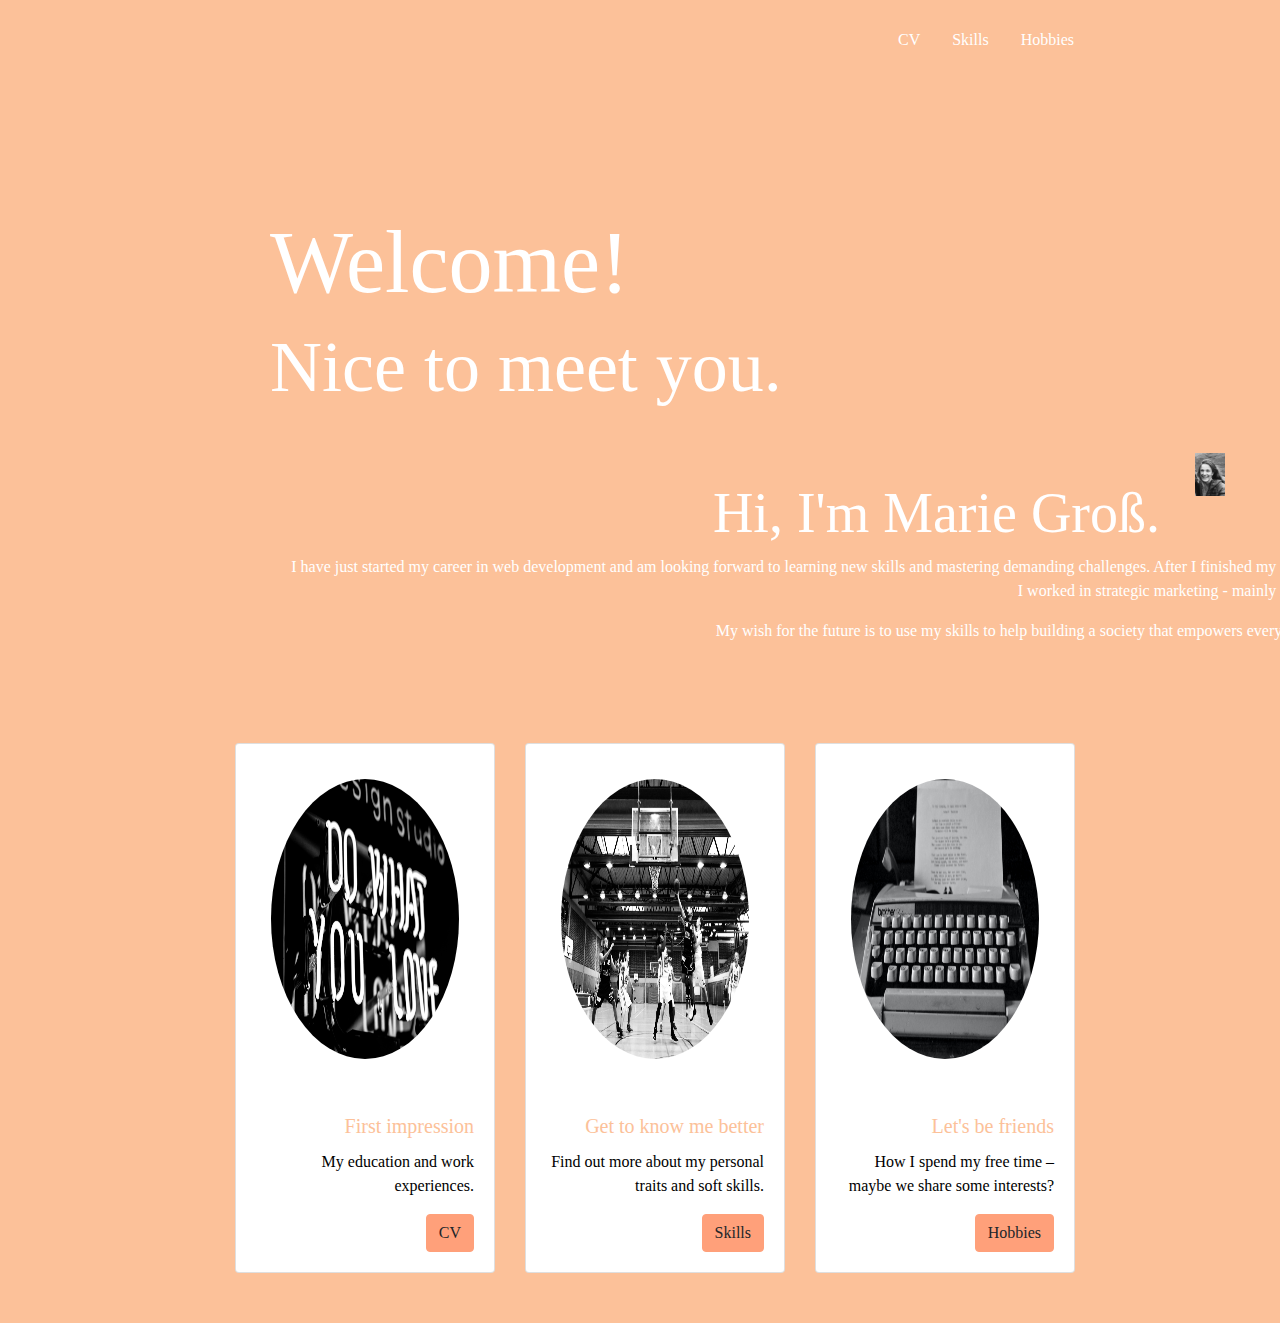
<file: index.html>
<!DOCTYPE html>
<html lang="en">
  <head>
    <!-- Required meta tags -->
    <meta charset="utf-8" />
    <meta
      name="viewport"
      content="width=device-width, initial-scale=1, shrink-to-fit=no"
    />

    <!-- Custom Bootstrap CSS -->
    <link rel="stylesheet" href="css/custom.css" />

    <title>Welcome!</title>
  </head>
  <body>
    <nav class="nav justify-content-end">
      <a class="nav-link" href="info.html#cv">CV</a>
      <a class="nav-link" href="info.html#skills">Skills</a>
      <a class="nav-link" href="info.html#hobbies" style="margin-right: 170px"
        >Hobbies</a
      >
    </nav>

    <header>
      <h1 class="display-2">Welcome!</h1>
      <h2 class="display-3" style="text-align: left">Nice to meet you.</h2>
      <img
        id="pic"
        src="portfolio.JPG"
        class="img-fluid rounded float-right"
        alt="Black-white photograph of Marie Groß."
      />
    </header>

    <main>
      <div class="container-md">
        <h3 class="display-4">Hi, I'm Marie Groß.</h3>
        <p>
          I have just started my career in web development and am looking
          forward to learning new skills and mastering demanding challenges.
          After I finished my sociology studies, I worked in strategic marketing
          - mainly in the B2B sector.
        </p>
        <p>
          My wish for the future is to use my skills to help building a society
          that empowers everyone of us equally.
        </p>
      </div>

      <div class="card-deck">
        <div class="card" style="width: 100px">
          <img
            src="imgCV.jpg"
            class="card-img-top"
            alt="neon sign spelling do what you love."
            style="border-radius: 50%"
          />
          <div class="card-body">
            <h5 class="card-title">First impression</h5>
            <p class="card-text">My education and work experiences.</p>
            <div class="text-right">
              <a
                class="btn btn-primary"
                href="info.html#cv"
                style="font-family: Andale Mono"
                >CV</a
              >
            </div>
          </div>
        </div>

        <div class="card">
          <img
            src="imgSKILLS.jpg"
            class="card-img-top"
            alt="Black-white photograph of basketball team playing."
            style="border-radius: 50%"
          />
          <div class="card-body">
            <h5 class="card-title">Get to know me better</h5>
            <p class="card-text">
              Find out more about my personal traits and soft skills.
            </p>
            <div class="text-right">
              <a
                class="btn btn-primary"
                href="info.html#skills"
                style="font-family: Andale Mono"
                >Skills</a
              >
            </div>
          </div>
        </div>

        <div class="card">
          <img
            src="imgHOBBYS.jpg"
            class="card-img-top"
            alt="Black-white photograph of old typwriter."
            style="border-radius: 50%"
          />
          <div class="card-body">
            <h5 class="card-title">Let's be friends</h5>
            <p class="card-text">
              How I spend my free time – maybe we share some interests?
            </p>
            <div class="text-right">
              <a
                class="btn btn-primary"
                href="info.html#hobbies"
                style="font-family: Andale Mono"
                >Hobbies</a
              >
            </div>
          </div>
        </div>
      </div>
    </main>

    <!-- Optional JavaScript -->
    <!-- jQuery first, then Popper.js, then Bootstrap JS -->
    <script
      src="https://code.jquery.com/jquery-3.5.1.slim.min.js"
      integrity="sha384-DfXdz2htPH0lsSSs5nCTpuj/zy4C+OGpamoFVy38MVBnE+IbbVYUew+OrCXaRkfj"
      crossorigin="anonymous"
    ></script>
    <script
      src="https://cdn.jsdelivr.net/npm/popper.js@1.16.0/dist/umd/popper.min.js"
      integrity="sha384-Q6E9RHvbIyZFJoft+2mJbHaEWldlvI9IOYy5n3zV9zzTtmI3UksdQRVvoxMfooAo"
      crossorigin="anonymous"
    ></script>
    <script
      src="https://stackpath.bootstrapcdn.com/bootstrap/4.5.0/js/bootstrap.min.js"
      integrity="sha384-OgVRvuATP1z7JjHLkuOU7Xw704+h835Lr+6QL9UvYjZE3Ipu6Tp75j7Bh/kR0JKI"
      crossorigin="anonymous"
    ></script>
  </body>
</html>
</file>
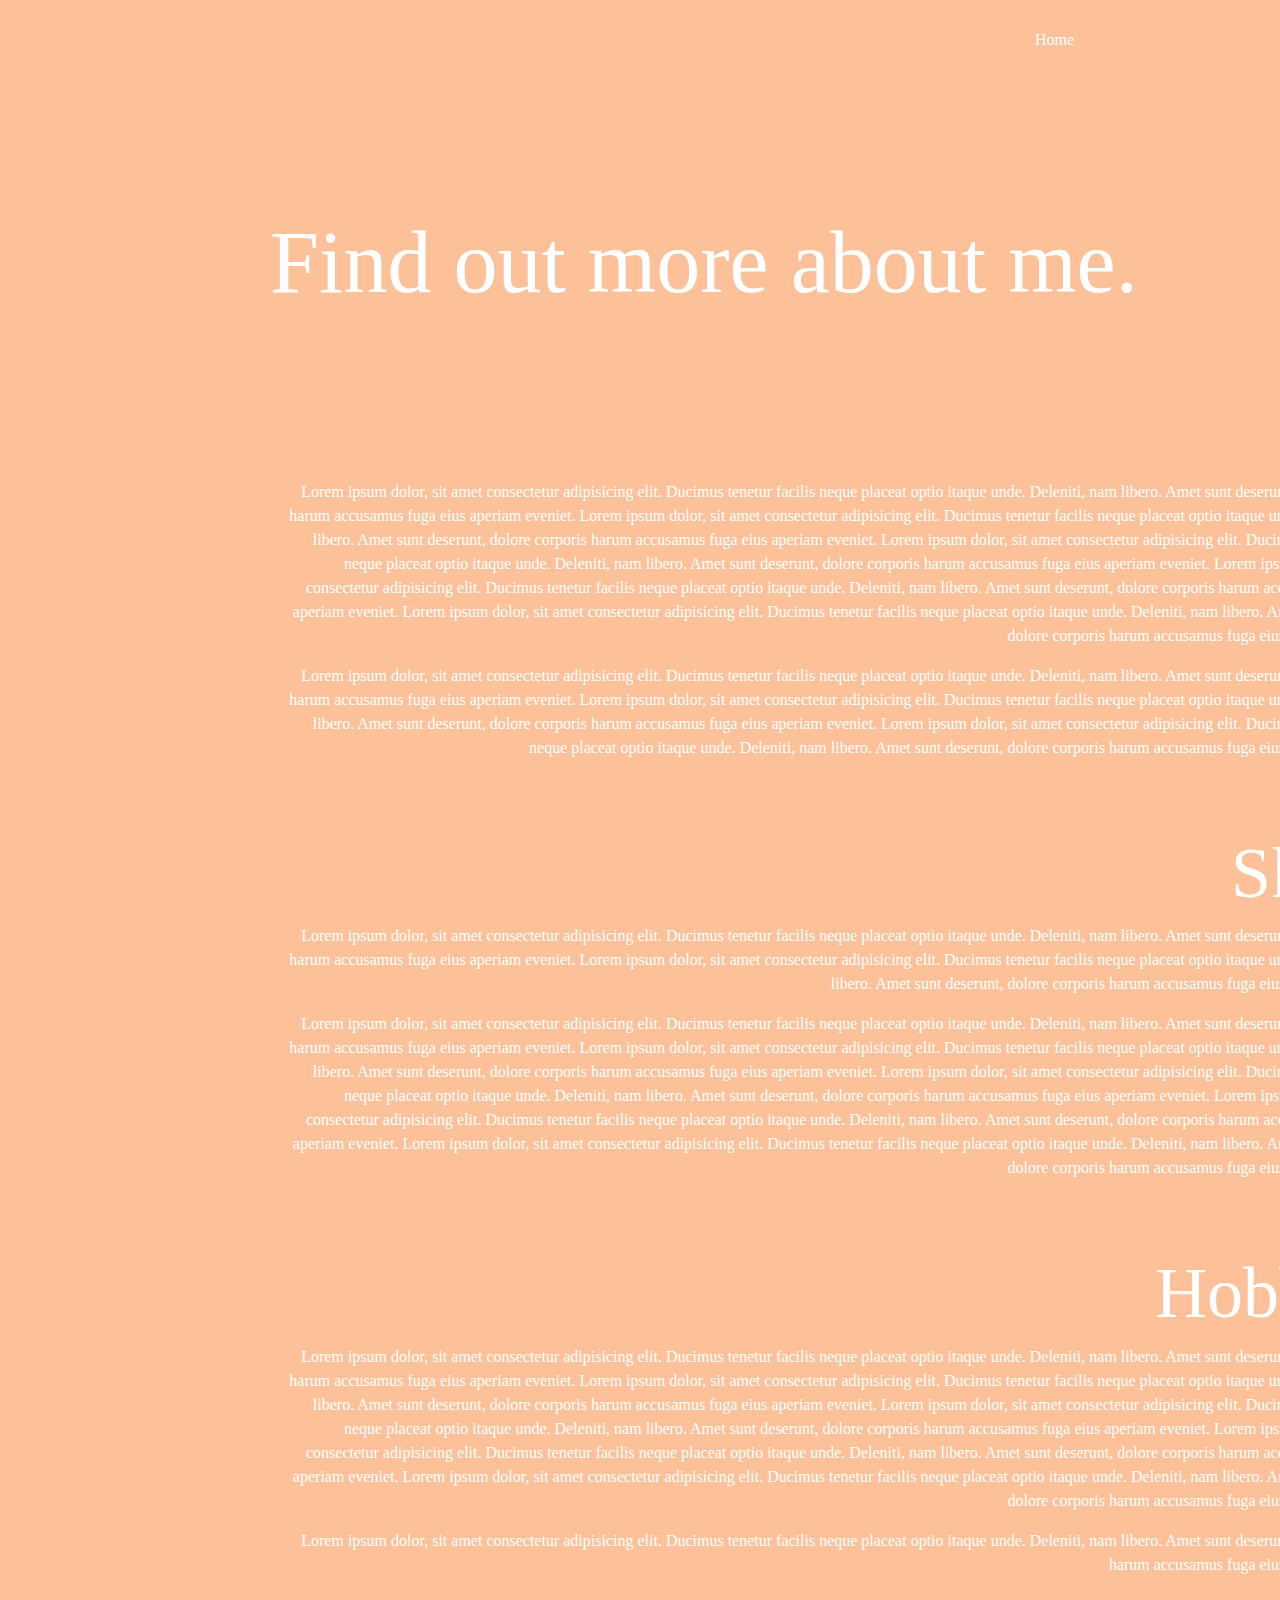
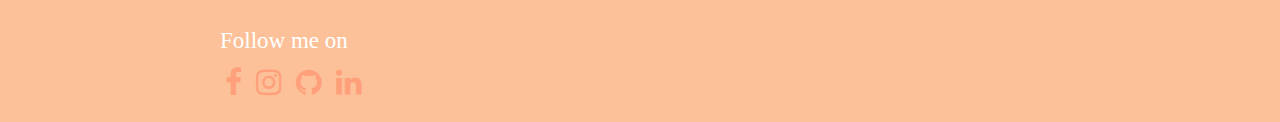
<file: info.html>
<!DOCTYPE html>
<html lang="en">
  <head>
    <meta charset="UTF-8" />
    <meta
      name="viewport"
      content="width=device-width, initial-scale=1, shrink-to-fit=no"
    />
    <link rel="stylesheet" href="css/custom.css" />
    <link
      rel="stylesheet"
      href="https://cdnjs.cloudflare.com/ajax/libs/font-awesome/4.7.0/css/font-awesome.min.css"
    />
    <title>Let me introduce...</title>
  </head>

  <body>
    <nav class="nav justify-content-end">
      <a class="nav-link" href="index.html" style="margin-right: 170px">Home</a>
    </nav>

    <header>
      <h1 class="display-2">Find out more about me.</h1>
    </header>

    <main>
      <div class="container-md" id="cv">
        <h3 class="display-3">CV</h3>
        <p>
          Lorem ipsum dolor, sit amet consectetur adipisicing elit. Ducimus
          tenetur facilis neque placeat optio itaque unde. Deleniti, nam libero.
          Amet sunt deserunt, dolore corporis harum accusamus fuga eius aperiam
          eveniet. Lorem ipsum dolor, sit amet consectetur adipisicing elit.
          Ducimus tenetur facilis neque placeat optio itaque unde. Deleniti, nam
          libero. Amet sunt deserunt, dolore corporis harum accusamus fuga eius
          aperiam eveniet. Lorem ipsum dolor, sit amet consectetur adipisicing
          elit. Ducimus tenetur facilis neque placeat optio itaque unde.
          Deleniti, nam libero. Amet sunt deserunt, dolore corporis harum
          accusamus fuga eius aperiam eveniet. Lorem ipsum dolor, sit amet
          consectetur adipisicing elit. Ducimus tenetur facilis neque placeat
          optio itaque unde. Deleniti, nam libero. Amet sunt deserunt, dolore
          corporis harum accusamus fuga eius aperiam eveniet. Lorem ipsum dolor,
          sit amet consectetur adipisicing elit. Ducimus tenetur facilis neque
          placeat optio itaque unde. Deleniti, nam libero. Amet sunt deserunt,
          dolore corporis harum accusamus fuga eius aperiam eveniet.
        </p>
        <p>
          Lorem ipsum dolor, sit amet consectetur adipisicing elit. Ducimus
          tenetur facilis neque placeat optio itaque unde. Deleniti, nam libero.
          Amet sunt deserunt, dolore corporis harum accusamus fuga eius aperiam
          eveniet. Lorem ipsum dolor, sit amet consectetur adipisicing elit.
          Ducimus tenetur facilis neque placeat optio itaque unde. Deleniti, nam
          libero. Amet sunt deserunt, dolore corporis harum accusamus fuga eius
          aperiam eveniet. Lorem ipsum dolor, sit amet consectetur adipisicing
          elit. Ducimus tenetur facilis neque placeat optio itaque unde.
          Deleniti, nam libero. Amet sunt deserunt, dolore corporis harum
          accusamus fuga eius aperiam eveniet.
        </p>
      </div>

      <div class="container-md" id="skills">
        <h3 class="display-3">Skills</h3>
        <p>
          Lorem ipsum dolor, sit amet consectetur adipisicing elit. Ducimus
          tenetur facilis neque placeat optio itaque unde. Deleniti, nam libero.
          Amet sunt deserunt, dolore corporis harum accusamus fuga eius aperiam
          eveniet. Lorem ipsum dolor, sit amet consectetur adipisicing elit.
          Ducimus tenetur facilis neque placeat optio itaque unde. Deleniti, nam
          libero. Amet sunt deserunt, dolore corporis harum accusamus fuga eius
          aperiam eveniet.
        </p>
        <p>
          Lorem ipsum dolor, sit amet consectetur adipisicing elit. Ducimus
          tenetur facilis neque placeat optio itaque unde. Deleniti, nam libero.
          Amet sunt deserunt, dolore corporis harum accusamus fuga eius aperiam
          eveniet. Lorem ipsum dolor, sit amet consectetur adipisicing elit.
          Ducimus tenetur facilis neque placeat optio itaque unde. Deleniti, nam
          libero. Amet sunt deserunt, dolore corporis harum accusamus fuga eius
          aperiam eveniet. Lorem ipsum dolor, sit amet consectetur adipisicing
          elit. Ducimus tenetur facilis neque placeat optio itaque unde.
          Deleniti, nam libero. Amet sunt deserunt, dolore corporis harum
          accusamus fuga eius aperiam eveniet. Lorem ipsum dolor, sit amet
          consectetur adipisicing elit. Ducimus tenetur facilis neque placeat
          optio itaque unde. Deleniti, nam libero. Amet sunt deserunt, dolore
          corporis harum accusamus fuga eius aperiam eveniet. Lorem ipsum dolor,
          sit amet consectetur adipisicing elit. Ducimus tenetur facilis neque
          placeat optio itaque unde. Deleniti, nam libero. Amet sunt deserunt,
          dolore corporis harum accusamus fuga eius aperiam eveniet.
        </p>
      </div>

      <div class="container-md" id="hobbies">
        <h3 class="display-3">Hobbies</h3>
        <p>
          Lorem ipsum dolor, sit amet consectetur adipisicing elit. Ducimus
          tenetur facilis neque placeat optio itaque unde. Deleniti, nam libero.
          Amet sunt deserunt, dolore corporis harum accusamus fuga eius aperiam
          eveniet. Lorem ipsum dolor, sit amet consectetur adipisicing elit.
          Ducimus tenetur facilis neque placeat optio itaque unde. Deleniti, nam
          libero. Amet sunt deserunt, dolore corporis harum accusamus fuga eius
          aperiam eveniet. Lorem ipsum dolor, sit amet consectetur adipisicing
          elit. Ducimus tenetur facilis neque placeat optio itaque unde.
          Deleniti, nam libero. Amet sunt deserunt, dolore corporis harum
          accusamus fuga eius aperiam eveniet. Lorem ipsum dolor, sit amet
          consectetur adipisicing elit. Ducimus tenetur facilis neque placeat
          optio itaque unde. Deleniti, nam libero. Amet sunt deserunt, dolore
          corporis harum accusamus fuga eius aperiam eveniet. Lorem ipsum dolor,
          sit amet consectetur adipisicing elit. Ducimus tenetur facilis neque
          placeat optio itaque unde. Deleniti, nam libero. Amet sunt deserunt,
          dolore corporis harum accusamus fuga eius aperiam eveniet.
        </p>
        <p>
          Lorem ipsum dolor, sit amet consectetur adipisicing elit. Ducimus
          tenetur facilis neque placeat optio itaque unde. Deleniti, nam libero.
          Amet sunt deserunt, dolore corporis harum accusamus fuga eius aperiam
          eveniet.
        </p>
      </div>
    </main>

    <footer>
      <h6>Follow me on</h6>
      <a
        href="https://www.facebook.com/profile.php?id=100000161187302"
        class="fa fa-facebook"
        style="font-size: 30px; padding: 5px"
      ></a>
      <a
        href="https://www.instagram.com/grossartig3m/"
        class="fa fa-instagram"
        style="font-size: 30px; padding: 5px"
      ></a>
      <a
        href="https://github.com/mariegross"
        class="fa fa-github"
        style="font-size: 30px; padding: 5px"
      ></a>
      <a
        href="https://de.linkedin.com/in/marie-gross/en-us?trk=people-guest_people_search-card"
        class="fa fa-linkedin"
        style="font-size: 30px; padding: 5px"
      ></a>
    </footer>
    <script
      src="https://code.jquery.com/jquery-3.5.1.slim.min.js"
      integrity="sha384-DfXdz2htPH0lsSSs5nCTpuj/zy4C+OGpamoFVy38MVBnE+IbbVYUew+OrCXaRkfj"
      crossorigin="anonymous"
    ></script>
    <script
      src="https://cdn.jsdelivr.net/npm/popper.js@1.16.0/dist/umd/popper.min.js"
      integrity="sha384-Q6E9RHvbIyZFJoft+2mJbHaEWldlvI9IOYy5n3zV9zzTtmI3UksdQRVvoxMfooAo"
      crossorigin="anonymous"
    ></script>
    <script
      src="https://stackpath.bootstrapcdn.com/bootstrap/4.5.0/js/bootstrap.min.js"
      integrity="sha384-OgVRvuATP1z7JjHLkuOU7Xw704+h835Lr+6QL9UvYjZE3Ipu6Tp75j7Bh/kR0JKI"
      crossorigin="anonymous"
    ></script>
  </body>
</html>
</file>
